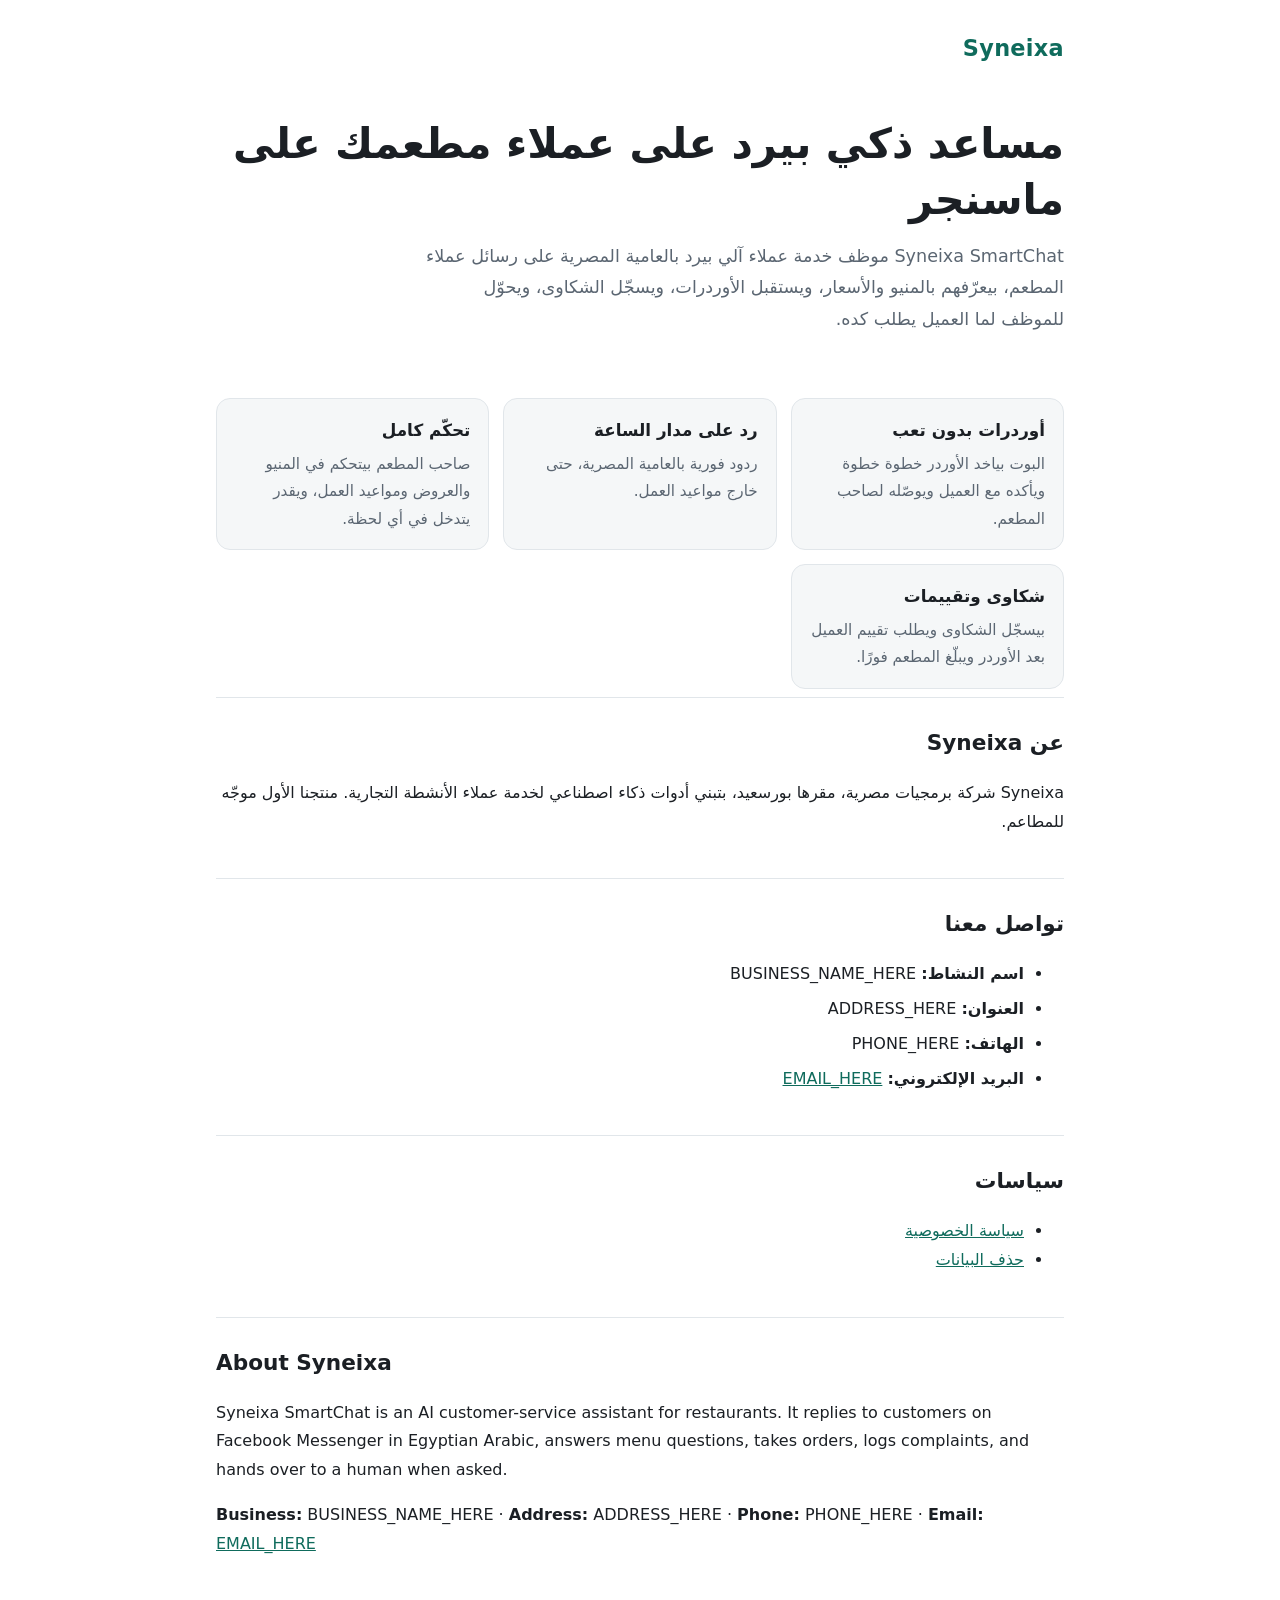
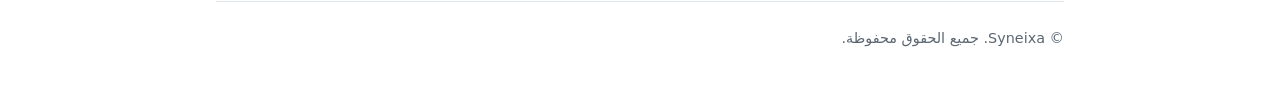
<file: مواقع/index.html>
<!doctype html>
<html lang="ar" dir="rtl">
<head>
<meta charset="utf-8">
<meta name="viewport" content="width=device-width, initial-scale=1">
<title>Syneixa | مساعد ذكي لخدمة عملاء المطاعم</title>
<meta name="description" content="Syneixa SmartChat: موظف خدمة عملاء ذكي بيرد على رسائل عملاء المطاعم على ماسنجر بالعامية المصرية، ويستقبل الأوردرات والشكاوى.">
<style>
  :root { --bg:#ffffff; --fg:#1b1f24; --muted:#5b6672; --brand:#0f6b5c; --card:#f5f7f8; --line:#e1e6ea; color-scheme: light dark; }
  @media (prefers-color-scheme: dark) { :root { --bg:#0f1417; --fg:#e9eef2; --muted:#9aa7b2; --brand:#3fbf9f; --card:#161d22; --line:#26323a; } }
  * { box-sizing: border-box; }
  body { margin:0; font-family: system-ui, -apple-system, "Segoe UI", Tahoma, Arial, sans-serif; background:var(--bg); color:var(--fg); line-height:1.8; }
  .wrap { max-width: 880px; margin: 0 auto; padding: 0 16px; }
  header { padding: 28px 0 8px; display:flex; align-items:center; justify-content:space-between; gap:12px; }
  .logo { font-weight:800; font-size:1.4rem; color:var(--brand); letter-spacing:.3px; }
  .hero { padding: 40px 0 24px; }
  h1 { font-size: clamp(1.7rem, 4.5vw, 2.6rem); line-height:1.35; margin:0 0 12px; }
  p.lead { font-size:1.1rem; color:var(--muted); margin:0 0 20px; max-width: 640px; }
  .grid { display:grid; grid-template-columns: repeat(auto-fit, minmax(240px, 1fr)); gap:14px; margin: 18px 0 8px; }
  .card { background:var(--card); border:1px solid var(--line); border-radius:14px; padding:16px 18px; }
  .card h3 { margin:0 0 6px; font-size:1.05rem; }
  .card p { margin:0; color:var(--muted); font-size:.95rem; }
  section { padding: 26px 0; border-top: 1px solid var(--line); }
  h2 { font-size:1.35rem; margin:0 0 10px; }
  .contact li { margin: 6px 0; }
  a { color: var(--brand); }
  footer { padding: 24px 0 40px; color: var(--muted); font-size:.9rem; border-top:1px solid var(--line); }
  .en { direction:ltr; text-align:left; }
  [dir=ltr] .num { unicode-bidi: plaintext; }
</style>
</head>
<body>
<div class="wrap">
  <header>
    <div class="logo">Syneixa</div>
  </header>

  <div class="hero">
    <h1>مساعد ذكي بيرد على عملاء مطعمك على ماسنجر</h1>
    <p class="lead">Syneixa SmartChat موظف خدمة عملاء آلي بيرد بالعامية المصرية على رسائل عملاء المطعم، بيعرّفهم بالمنيو والأسعار، ويستقبل الأوردرات، ويسجّل الشكاوى، ويحوّل للموظف لما العميل يطلب كده.</p>
  </div>

  <div class="grid">
    <div class="card"><h3>أوردرات بدون تعب</h3><p>البوت بياخد الأوردر خطوة خطوة ويأكده مع العميل ويوصّله لصاحب المطعم.</p></div>
    <div class="card"><h3>رد على مدار الساعة</h3><p>ردود فورية بالعامية المصرية، حتى خارج مواعيد العمل.</p></div>
    <div class="card"><h3>تحكّم كامل</h3><p>صاحب المطعم بيتحكم في المنيو والعروض ومواعيد العمل، ويقدر يتدخل في أي لحظة.</p></div>
    <div class="card"><h3>شكاوى وتقييمات</h3><p>بيسجّل الشكاوى ويطلب تقييم العميل بعد الأوردر ويبلّغ المطعم فورًا.</p></div>
  </div>

  <section id="about">
    <h2>عن Syneixa</h2>
    <p>Syneixa شركة برمجيات مصرية، مقرها بورسعيد، بتبني أدوات ذكاء اصطناعي لخدمة عملاء الأنشطة التجارية. منتجنا الأول موجّه للمطاعم.</p>
  </section>

  <section id="contact" class="contact">
    <h2>تواصل معنا</h2>
    <ul>
      <li><strong>اسم النشاط:</strong> BUSINESS_NAME_HERE</li>
      <li><strong>العنوان:</strong> ADDRESS_HERE</li>
      <li><strong>الهاتف:</strong> <span dir="ltr" class="num">PHONE_HERE</span></li>
      <li><strong>البريد الإلكتروني:</strong> <a href="mailto:EMAIL_HERE">EMAIL_HERE</a></li>
    </ul>
  </section>

  <section>
    <h2>سياسات</h2>
    <ul>
      <li><a href="https://aasem201.github.io/syneixa-privacy/">سياسة الخصوصية</a></li>
      <li><a href="https://aasem201.github.io/syneixa-privacy/data-deletion.html">حذف البيانات</a></li>
    </ul>
  </section>

  <section class="en" lang="en" dir="ltr">
    <h2>About Syneixa</h2>
    <p>Syneixa SmartChat is an AI customer-service assistant for restaurants. It replies to customers on Facebook Messenger in Egyptian Arabic, answers menu questions, takes orders, logs complaints, and hands over to a human when asked.</p>
    <p><strong>Business:</strong> BUSINESS_NAME_HERE · <strong>Address:</strong> ADDRESS_HERE · <strong>Phone:</strong> <span class="num">PHONE_HERE</span> · <strong>Email:</strong> <a href="mailto:EMAIL_HERE">EMAIL_HERE</a></p>
  </section>

  <footer>© Syneixa. جميع الحقوق محفوظة.</footer>
</div>
</body>
</html>
</file>
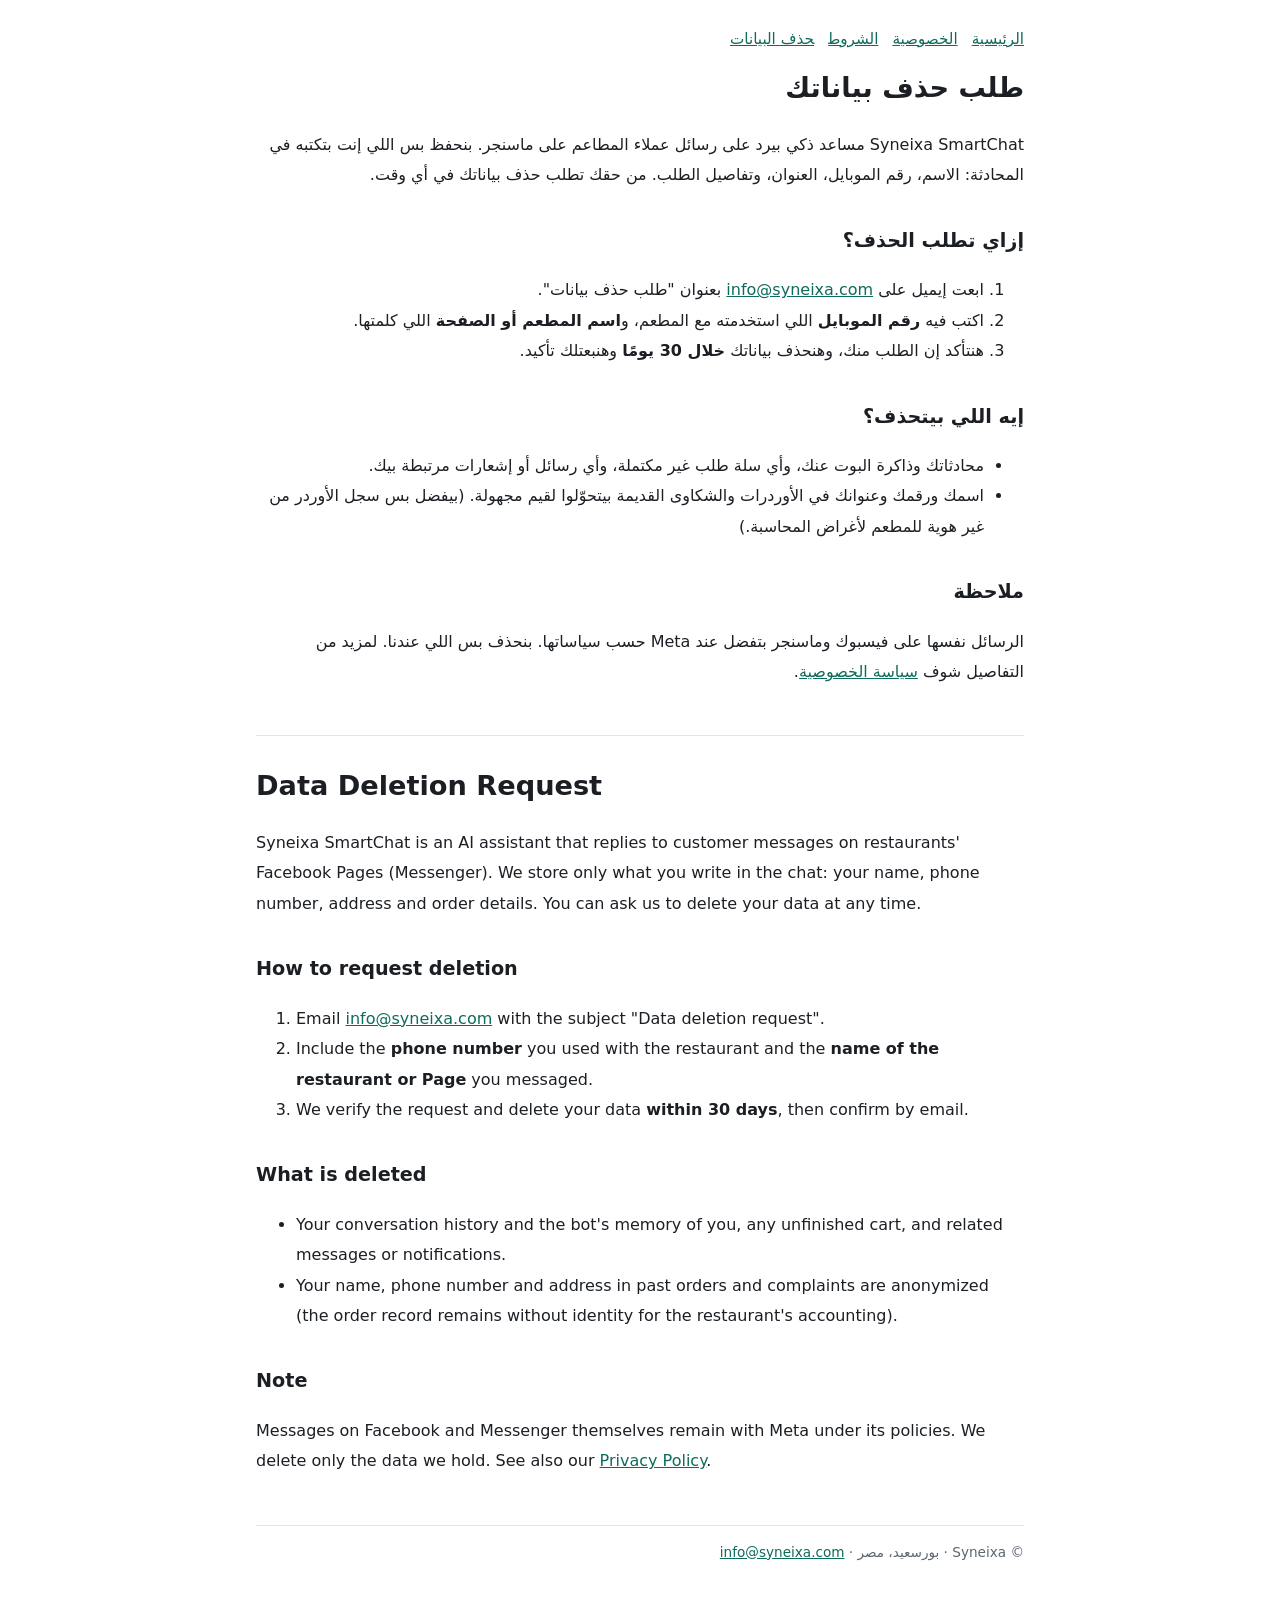
<file: مواقع/syneixa-site/data-deletion/index.html>
<!doctype html>
<html lang="ar" dir="rtl">
<head>
<meta charset="utf-8">
<meta name="viewport" content="width=device-width, initial-scale=1">
<title>حذف البيانات | Syneixa</title>
<style>
  :root { --bg:#ffffff; --fg:#1b1f24; --muted:#5b6672; --brand:#0f6b5c; --line:#e1e6ea; color-scheme: light dark; }
  @media (prefers-color-scheme: dark) { :root { --bg:#0f1417; --fg:#e9eef2; --muted:#9aa7b2; --brand:#3fbf9f; --line:#26323a; } }
  * { box-sizing: border-box; }
  body { margin:0; font-family: system-ui, -apple-system, "Segoe UI", Tahoma, Arial, sans-serif; background:var(--bg); color:var(--fg); line-height:1.9; }
  .wrap { max-width: 800px; margin: 0 auto; padding: 24px 16px 56px; }
  a { color: var(--brand); }
  h1 { font-size: 1.7rem; margin: 8px 0 4px; }
  h2 { font-size: 1.2rem; margin-top: 2rem; }
  .muted { color: var(--muted); font-size: .9rem; }
  nav a { margin-inline-end: 14px; font-size: .95rem; }
  .en { direction: ltr; text-align: left; border-top: 1px solid var(--line); margin-top: 3rem; padding-top: 1rem; }
  footer { margin-top: 3rem; border-top:1px solid var(--line); padding-top: 14px; color: var(--muted); font-size:.85rem; }
</style>
</head>
<body>
<div class="wrap">
<nav><a href="/">الرئيسية</a><a href="/privacy/">الخصوصية</a><a href="/terms/">الشروط</a><a href="/data-deletion/">حذف البيانات</a></nav>

<h1>طلب حذف بياناتك</h1>
<p>Syneixa SmartChat مساعد ذكي بيرد على رسائل عملاء المطاعم على ماسنجر. بنحفظ بس اللي إنت بتكتبه في المحادثة: الاسم، رقم الموبايل، العنوان، وتفاصيل الطلب. من حقك تطلب حذف بياناتك في أي وقت.</p>

<h2>إزاي تطلب الحذف؟</h2>
<ol>
  <li>ابعت إيميل على <a href="mailto:info@syneixa.com">info@syneixa.com</a> بعنوان "طلب حذف بيانات".</li>
  <li>اكتب فيه <strong>رقم الموبايل</strong> اللي استخدمته مع المطعم، و<strong>اسم المطعم أو الصفحة</strong> اللي كلمتها.</li>
  <li>هنتأكد إن الطلب منك، وهنحذف بياناتك <strong>خلال 30 يومًا</strong> وهنبعتلك تأكيد.</li>
</ol>

<h2>إيه اللي بيتحذف؟</h2>
<ul>
  <li>محادثاتك وذاكرة البوت عنك، وأي سلة طلب غير مكتملة، وأي رسائل أو إشعارات مرتبطة بيك.</li>
  <li>اسمك ورقمك وعنوانك في الأوردرات والشكاوى القديمة بيتحوّلوا لقيم مجهولة. (بيفضل بس سجل الأوردر من غير هوية للمطعم لأغراض المحاسبة.)</li>
</ul>

<h2>ملاحظة</h2>
<p>الرسائل نفسها على فيسبوك وماسنجر بتفضل عند Meta حسب سياساتها. بنحذف بس اللي عندنا. لمزيد من التفاصيل شوف <a href="/privacy/">سياسة الخصوصية</a>.</p>

<div class="en" lang="en" dir="ltr">
<h1>Data Deletion Request</h1>
<p>Syneixa SmartChat is an AI assistant that replies to customer messages on restaurants' Facebook Pages (Messenger). We store only what you write in the chat: your name, phone number, address and order details. You can ask us to delete your data at any time.</p>
<h2>How to request deletion</h2>
<ol>
  <li>Email <a href="mailto:info@syneixa.com">info@syneixa.com</a> with the subject "Data deletion request".</li>
  <li>Include the <strong>phone number</strong> you used with the restaurant and the <strong>name of the restaurant or Page</strong> you messaged.</li>
  <li>We verify the request and delete your data <strong>within 30 days</strong>, then confirm by email.</li>
</ol>
<h2>What is deleted</h2>
<ul>
  <li>Your conversation history and the bot's memory of you, any unfinished cart, and related messages or notifications.</li>
  <li>Your name, phone number and address in past orders and complaints are anonymized (the order record remains without identity for the restaurant's accounting).</li>
</ul>
<h2>Note</h2>
<p>Messages on Facebook and Messenger themselves remain with Meta under its policies. We delete only the data we hold. See also our <a href="/privacy/">Privacy Policy</a>.</p>
</div>

<footer>© Syneixa · بورسعيد، مصر · <a href="mailto:info@syneixa.com">info@syneixa.com</a></footer>
</div>
</body>
</html>
</file>
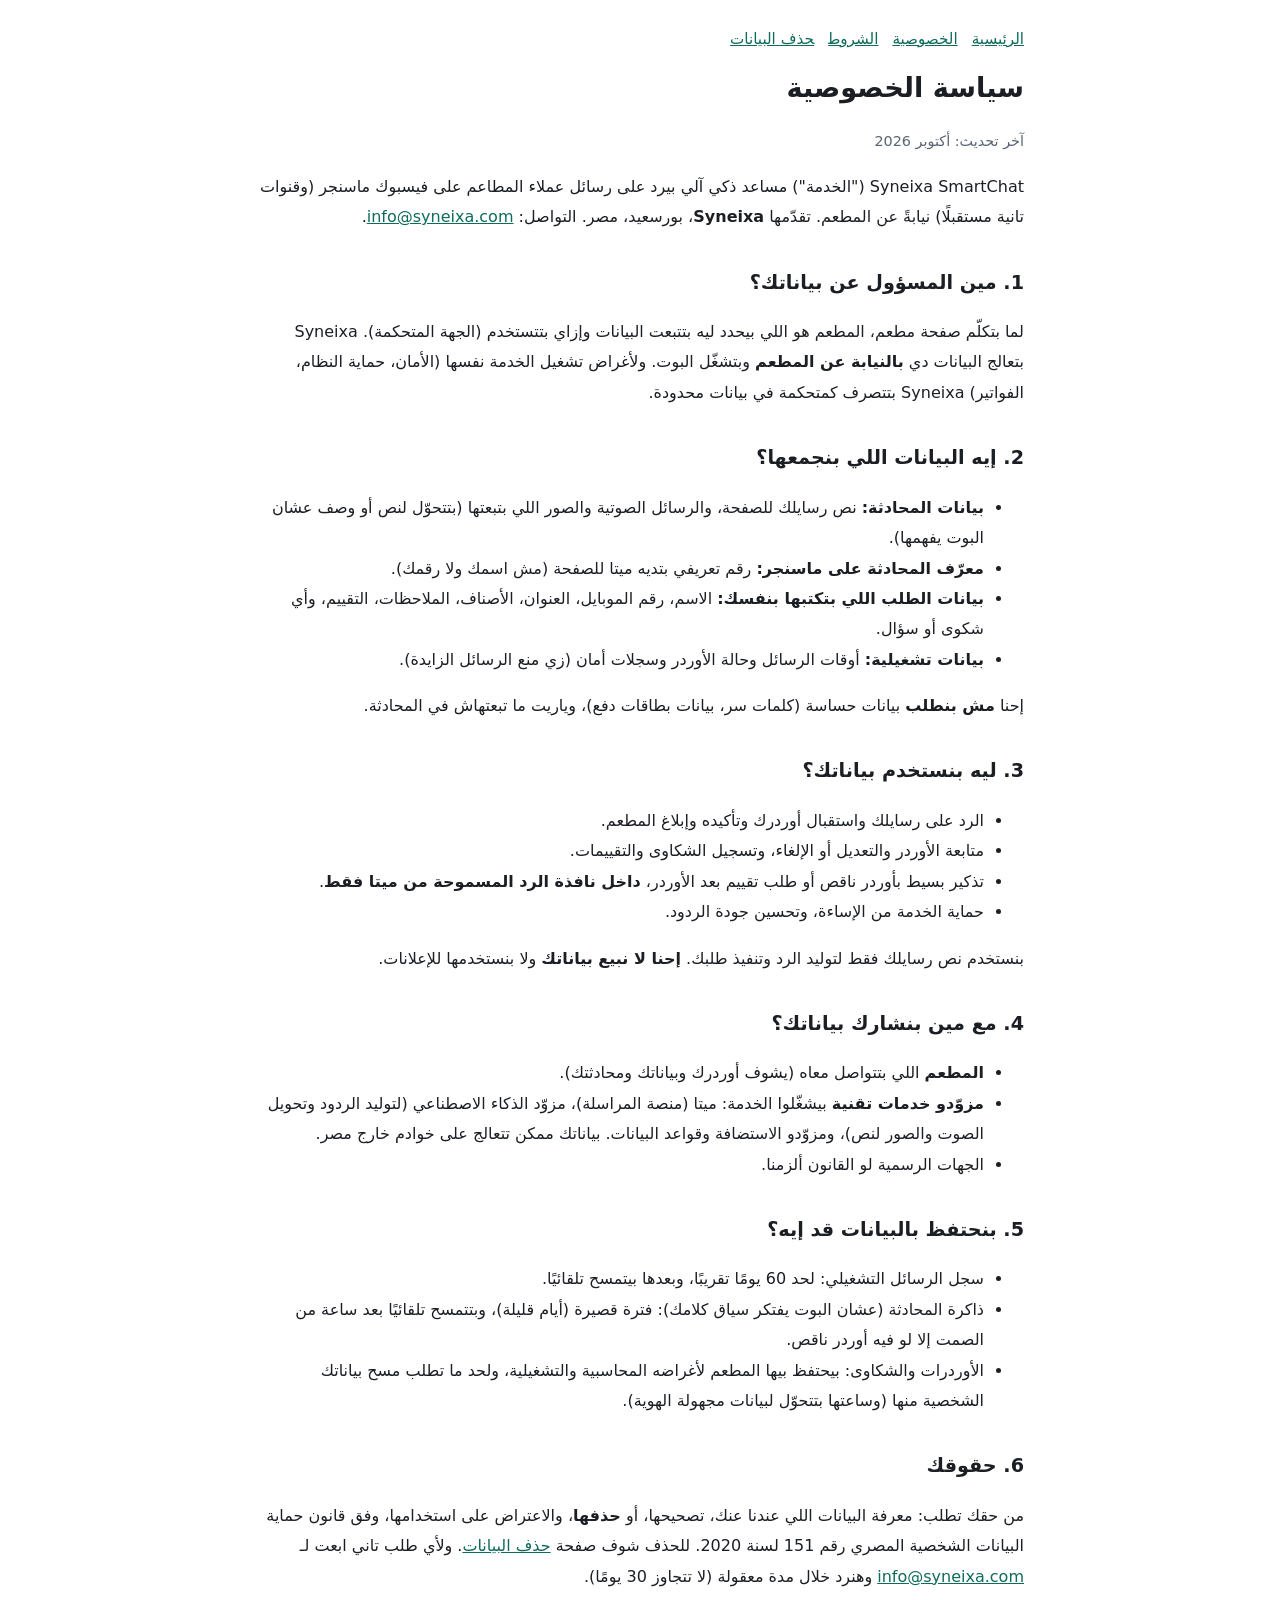
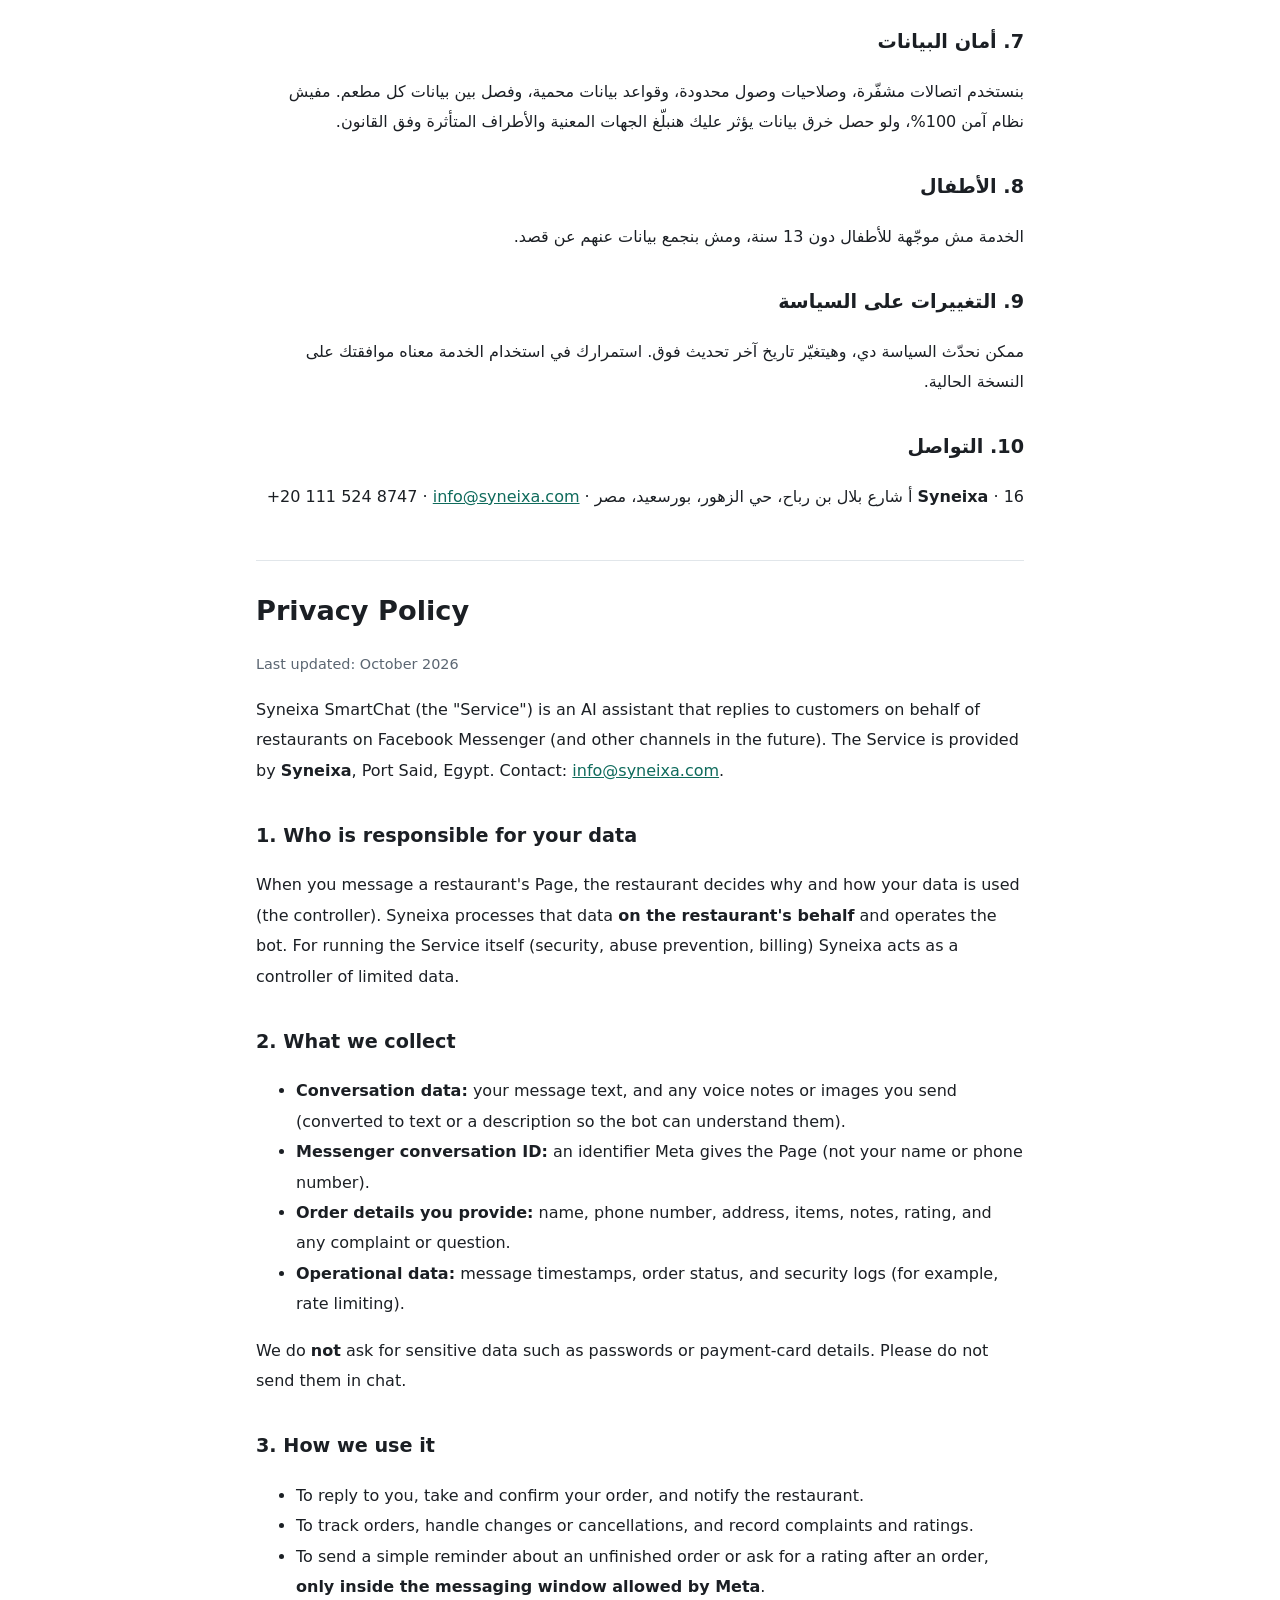
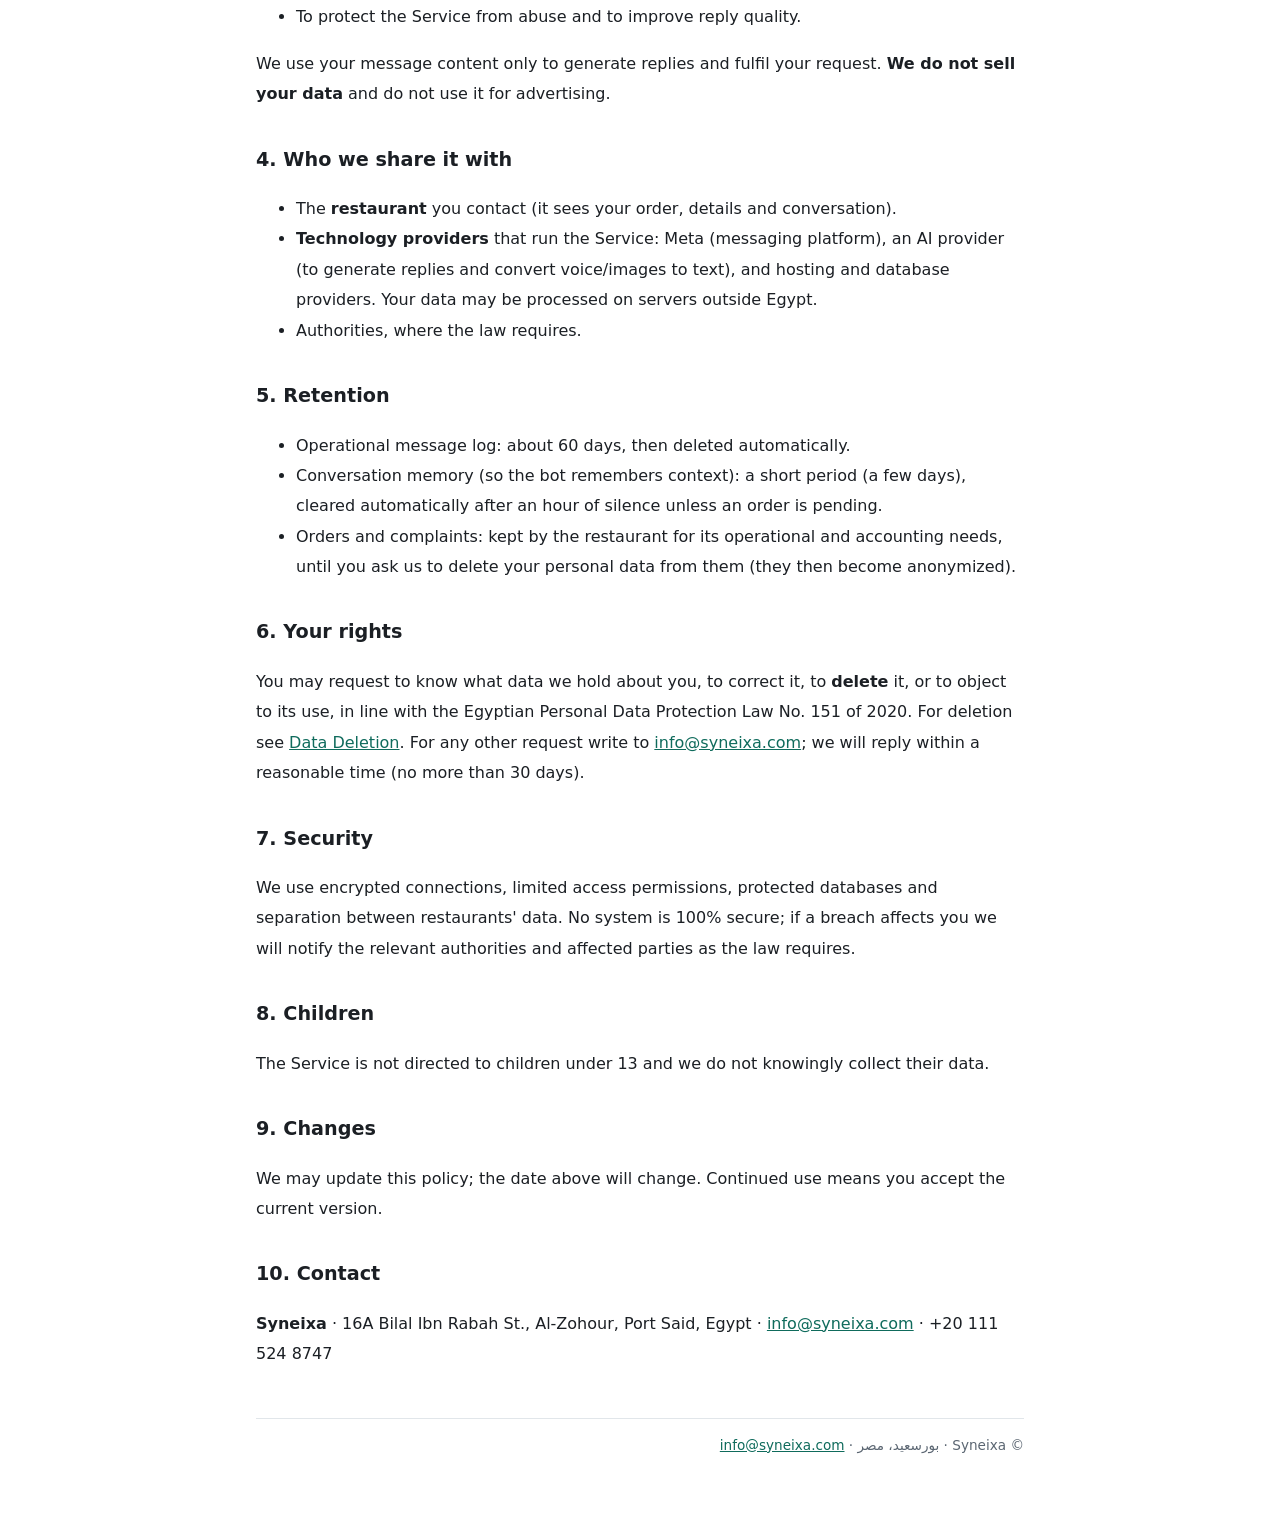
<file: مواقع/syneixa-site/privacy/index.html>
<!doctype html>
<html lang="ar" dir="rtl">
<head>
<meta charset="utf-8">
<meta name="viewport" content="width=device-width, initial-scale=1">
<title>سياسة الخصوصية | Syneixa</title>
<style>
  :root { --bg:#ffffff; --fg:#1b1f24; --muted:#5b6672; --brand:#0f6b5c; --line:#e1e6ea; color-scheme: light dark; }
  @media (prefers-color-scheme: dark) { :root { --bg:#0f1417; --fg:#e9eef2; --muted:#9aa7b2; --brand:#3fbf9f; --line:#26323a; } }
  * { box-sizing: border-box; }
  body { margin:0; font-family: system-ui, -apple-system, "Segoe UI", Tahoma, Arial, sans-serif; background:var(--bg); color:var(--fg); line-height:1.9; }
  .wrap { max-width: 800px; margin: 0 auto; padding: 24px 16px 56px; }
  a { color: var(--brand); }
  h1 { font-size: 1.7rem; margin: 8px 0 4px; }
  h2 { font-size: 1.2rem; margin-top: 2rem; }
  .muted { color: var(--muted); font-size: .9rem; }
  nav a { margin-inline-end: 14px; font-size: .95rem; }
  .en { direction: ltr; text-align: left; border-top: 1px solid var(--line); margin-top: 3rem; padding-top: 1rem; }
  footer { margin-top: 3rem; border-top:1px solid var(--line); padding-top: 14px; color: var(--muted); font-size:.85rem; }
</style>
</head>
<body>
<div class="wrap">
<nav><a href="/">الرئيسية</a><a href="/privacy/">الخصوصية</a><a href="/terms/">الشروط</a><a href="/data-deletion/">حذف البيانات</a></nav>

<h1>سياسة الخصوصية</h1>
<p class="muted">آخر تحديث: أكتوبر 2026</p>

<p>Syneixa SmartChat ("الخدمة") مساعد ذكي آلي بيرد على رسائل عملاء المطاعم على فيسبوك ماسنجر (وقنوات تانية مستقبلًا) نيابةً عن المطعم. تقدّمها <strong>Syneixa</strong>، بورسعيد، مصر. التواصل: <a href="mailto:info@syneixa.com">info@syneixa.com</a>.</p>

<h2>1. مين المسؤول عن بياناتك؟</h2>
<p>لما بتكلّم صفحة مطعم، المطعم هو اللي بيحدد ليه بتتبعت البيانات وإزاي بتتستخدم (الجهة المتحكمة). Syneixa بتعالج البيانات دي <strong>بالنيابة عن المطعم</strong> وبتشغّل البوت. ولأغراض تشغيل الخدمة نفسها (الأمان، حماية النظام، الفواتير) Syneixa بتتصرف كمتحكمة في بيانات محدودة.</p>

<h2>2. إيه البيانات اللي بنجمعها؟</h2>
<ul>
  <li><strong>بيانات المحادثة:</strong> نص رسايلك للصفحة، والرسائل الصوتية والصور اللي بتبعتها (بتتحوّل لنص أو وصف عشان البوت يفهمها).</li>
  <li><strong>معرّف المحادثة على ماسنجر:</strong> رقم تعريفي بتديه ميتا للصفحة (مش اسمك ولا رقمك).</li>
  <li><strong>بيانات الطلب اللي بتكتبها بنفسك:</strong> الاسم، رقم الموبايل، العنوان، الأصناف، الملاحظات، التقييم، وأي شكوى أو سؤال.</li>
  <li><strong>بيانات تشغيلية:</strong> أوقات الرسائل وحالة الأوردر وسجلات أمان (زي منع الرسائل الزايدة).</li>
</ul>
<p>إحنا <strong>مش بنطلب</strong> بيانات حساسة (كلمات سر، بيانات بطاقات دفع)، وياريت ما تبعتهاش في المحادثة.</p>

<h2>3. ليه بنستخدم بياناتك؟</h2>
<ul>
  <li>الرد على رسايلك واستقبال أوردرك وتأكيده وإبلاغ المطعم.</li>
  <li>متابعة الأوردر والتعديل أو الإلغاء، وتسجيل الشكاوى والتقييمات.</li>
  <li>تذكير بسيط بأوردر ناقص أو طلب تقييم بعد الأوردر، <strong>داخل نافذة الرد المسموحة من ميتا فقط</strong>.</li>
  <li>حماية الخدمة من الإساءة، وتحسين جودة الردود.</li>
</ul>
<p>بنستخدم نص رسايلك فقط لتوليد الرد وتنفيذ طلبك. <strong>إحنا لا نبيع بياناتك</strong> ولا بنستخدمها للإعلانات.</p>

<h2>4. مع مين بنشارك بياناتك؟</h2>
<ul>
  <li><strong>المطعم</strong> اللي بتتواصل معاه (يشوف أوردرك وبياناتك ومحادثتك).</li>
  <li><strong>مزوّدو خدمات تقنية</strong> بيشغّلوا الخدمة: ميتا (منصة المراسلة)، مزوّد الذكاء الاصطناعي (لتوليد الردود وتحويل الصوت والصور لنص)، ومزوّدو الاستضافة وقواعد البيانات. بياناتك ممكن تتعالج على خوادم خارج مصر.</li>
  <li>الجهات الرسمية لو القانون ألزمنا.</li>
</ul>

<h2>5. بنحتفظ بالبيانات قد إيه؟</h2>
<ul>
  <li>سجل الرسائل التشغيلي: لحد 60 يومًا تقريبًا، وبعدها بيتمسح تلقائيًا.</li>
  <li>ذاكرة المحادثة (عشان البوت يفتكر سياق كلامك): فترة قصيرة (أيام قليلة)، وبتتمسح تلقائيًا بعد ساعة من الصمت إلا لو فيه أوردر ناقص.</li>
  <li>الأوردرات والشكاوى: بيحتفظ بيها المطعم لأغراضه المحاسبية والتشغيلية، ولحد ما تطلب مسح بياناتك الشخصية منها (وساعتها بتتحوّل لبيانات مجهولة الهوية).</li>
</ul>

<h2>6. حقوقك</h2>
<p>من حقك تطلب: معرفة البيانات اللي عندنا عنك، تصحيحها، أو <strong>حذفها</strong>، والاعتراض على استخدامها، وفق قانون حماية البيانات الشخصية المصري رقم 151 لسنة 2020. للحذف شوف صفحة <a href="/data-deletion/">حذف البيانات</a>. ولأي طلب تاني ابعت لـ <a href="mailto:info@syneixa.com">info@syneixa.com</a> وهنرد خلال مدة معقولة (لا تتجاوز 30 يومًا).</p>

<h2>7. أمان البيانات</h2>
<p>بنستخدم اتصالات مشفّرة، وصلاحيات وصول محدودة، وقواعد بيانات محمية، وفصل بين بيانات كل مطعم. مفيش نظام آمن 100%، ولو حصل خرق بيانات يؤثر عليك هنبلّغ الجهات المعنية والأطراف المتأثرة وفق القانون.</p>

<h2>8. الأطفال</h2>
<p>الخدمة مش موجّهة للأطفال دون 13 سنة، ومش بنجمع بيانات عنهم عن قصد.</p>

<h2>9. التغييرات على السياسة</h2>
<p>ممكن نحدّث السياسة دي، وهيتغيّر تاريخ آخر تحديث فوق. استمرارك في استخدام الخدمة معناه موافقتك على النسخة الحالية.</p>

<h2>10. التواصل</h2>
<p><strong>Syneixa</strong> · 16 أ شارع بلال بن رباح، حي الزهور، بورسعيد، مصر · <a href="mailto:info@syneixa.com">info@syneixa.com</a> · <span dir="ltr">+20 111 524 8747</span></p>

<div class="en" lang="en" dir="ltr">
<h1>Privacy Policy</h1>
<p class="muted">Last updated: October 2026</p>
<p>Syneixa SmartChat (the "Service") is an AI assistant that replies to customers on behalf of restaurants on Facebook Messenger (and other channels in the future). The Service is provided by <strong>Syneixa</strong>, Port Said, Egypt. Contact: <a href="mailto:info@syneixa.com">info@syneixa.com</a>.</p>
<h2>1. Who is responsible for your data</h2>
<p>When you message a restaurant's Page, the restaurant decides why and how your data is used (the controller). Syneixa processes that data <strong>on the restaurant's behalf</strong> and operates the bot. For running the Service itself (security, abuse prevention, billing) Syneixa acts as a controller of limited data.</p>
<h2>2. What we collect</h2>
<ul>
  <li><strong>Conversation data:</strong> your message text, and any voice notes or images you send (converted to text or a description so the bot can understand them).</li>
  <li><strong>Messenger conversation ID:</strong> an identifier Meta gives the Page (not your name or phone number).</li>
  <li><strong>Order details you provide:</strong> name, phone number, address, items, notes, rating, and any complaint or question.</li>
  <li><strong>Operational data:</strong> message timestamps, order status, and security logs (for example, rate limiting).</li>
</ul>
<p>We do <strong>not</strong> ask for sensitive data such as passwords or payment-card details. Please do not send them in chat.</p>
<h2>3. How we use it</h2>
<ul>
  <li>To reply to you, take and confirm your order, and notify the restaurant.</li>
  <li>To track orders, handle changes or cancellations, and record complaints and ratings.</li>
  <li>To send a simple reminder about an unfinished order or ask for a rating after an order, <strong>only inside the messaging window allowed by Meta</strong>.</li>
  <li>To protect the Service from abuse and to improve reply quality.</li>
</ul>
<p>We use your message content only to generate replies and fulfil your request. <strong>We do not sell your data</strong> and do not use it for advertising.</p>
<h2>4. Who we share it with</h2>
<ul>
  <li>The <strong>restaurant</strong> you contact (it sees your order, details and conversation).</li>
  <li><strong>Technology providers</strong> that run the Service: Meta (messaging platform), an AI provider (to generate replies and convert voice/images to text), and hosting and database providers. Your data may be processed on servers outside Egypt.</li>
  <li>Authorities, where the law requires.</li>
</ul>
<h2>5. Retention</h2>
<ul>
  <li>Operational message log: about 60 days, then deleted automatically.</li>
  <li>Conversation memory (so the bot remembers context): a short period (a few days), cleared automatically after an hour of silence unless an order is pending.</li>
  <li>Orders and complaints: kept by the restaurant for its operational and accounting needs, until you ask us to delete your personal data from them (they then become anonymized).</li>
</ul>
<h2>6. Your rights</h2>
<p>You may request to know what data we hold about you, to correct it, to <strong>delete</strong> it, or to object to its use, in line with the Egyptian Personal Data Protection Law No. 151 of 2020. For deletion see <a href="/data-deletion/">Data Deletion</a>. For any other request write to <a href="mailto:info@syneixa.com">info@syneixa.com</a>; we will reply within a reasonable time (no more than 30 days).</p>
<h2>7. Security</h2>
<p>We use encrypted connections, limited access permissions, protected databases and separation between restaurants' data. No system is 100% secure; if a breach affects you we will notify the relevant authorities and affected parties as the law requires.</p>
<h2>8. Children</h2>
<p>The Service is not directed to children under 13 and we do not knowingly collect their data.</p>
<h2>9. Changes</h2>
<p>We may update this policy; the date above will change. Continued use means you accept the current version.</p>
<h2>10. Contact</h2>
<p><strong>Syneixa</strong> · 16A Bilal Ibn Rabah St., Al-Zohour, Port Said, Egypt · <a href="mailto:info@syneixa.com">info@syneixa.com</a> · +20 111 524 8747</p>
</div>

<footer>© Syneixa · بورسعيد، مصر · <a href="mailto:info@syneixa.com">info@syneixa.com</a></footer>
</div>
</body>
</html>
</file>
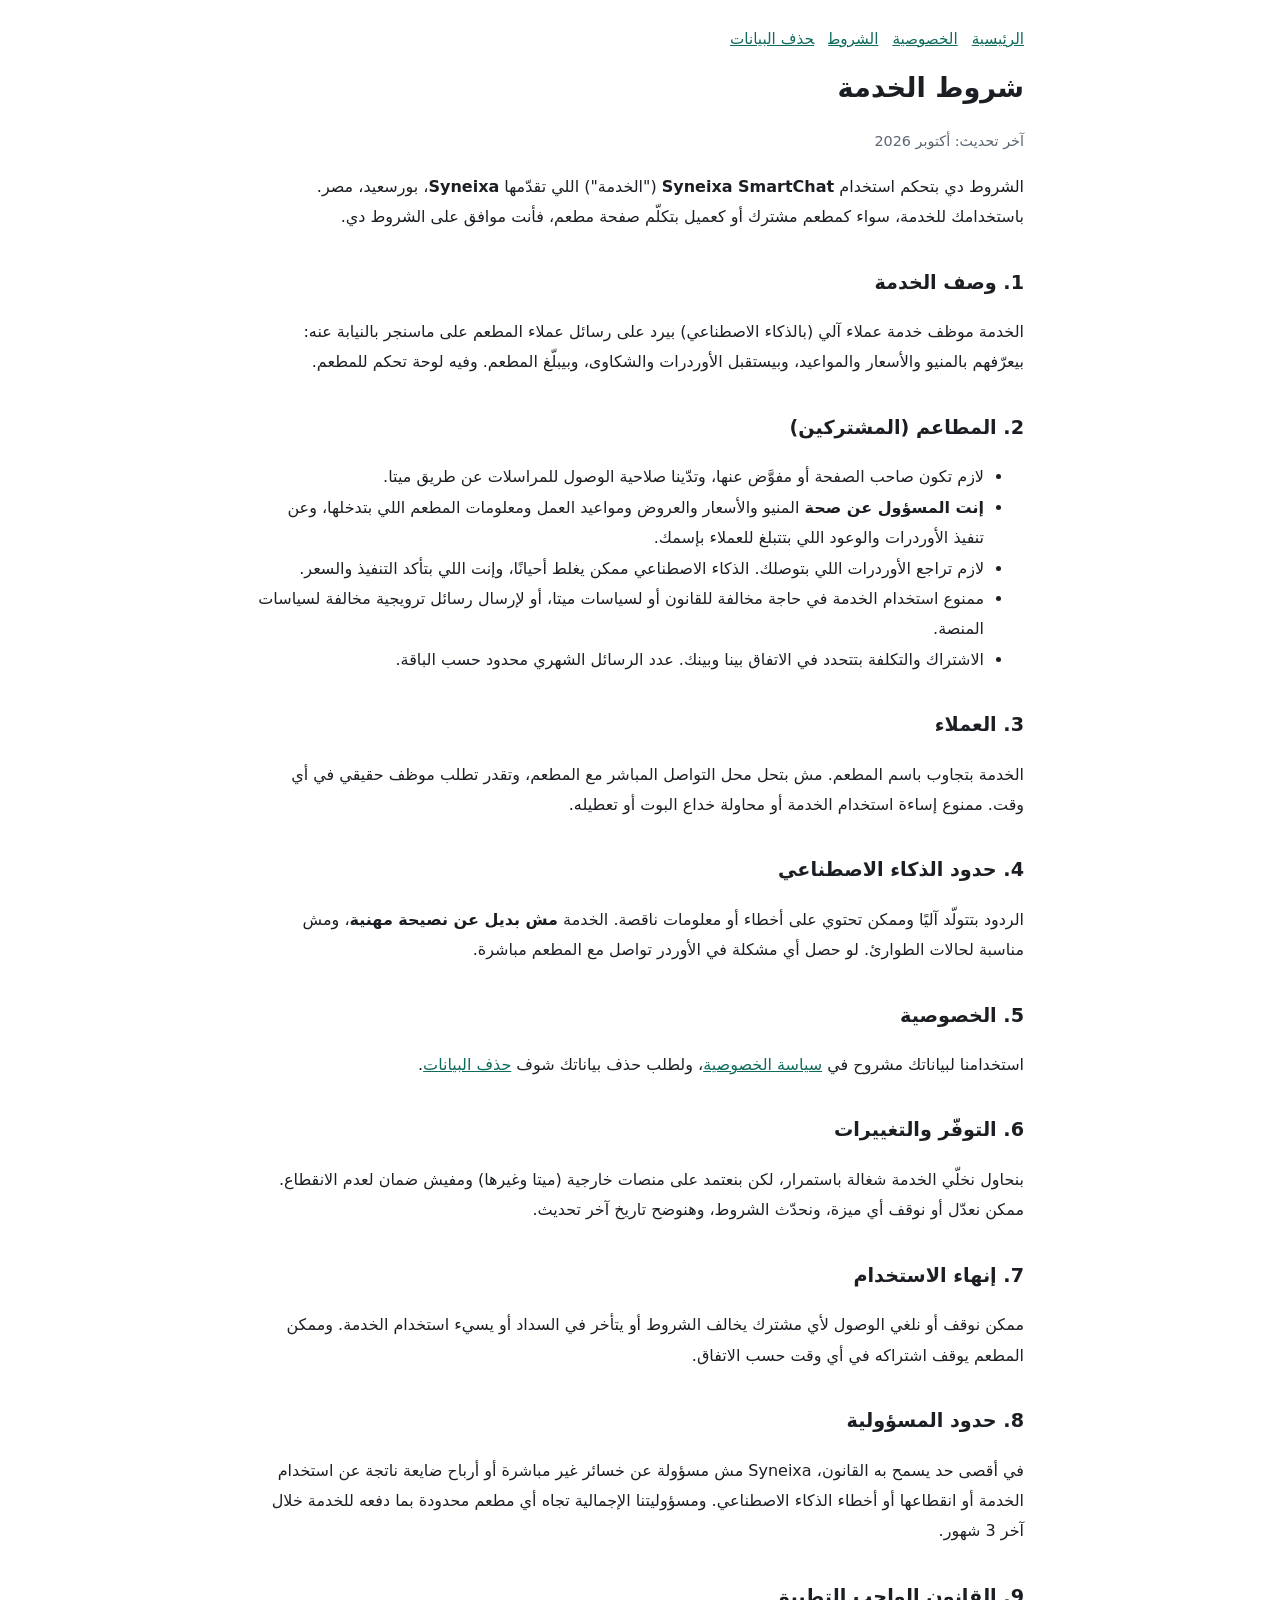
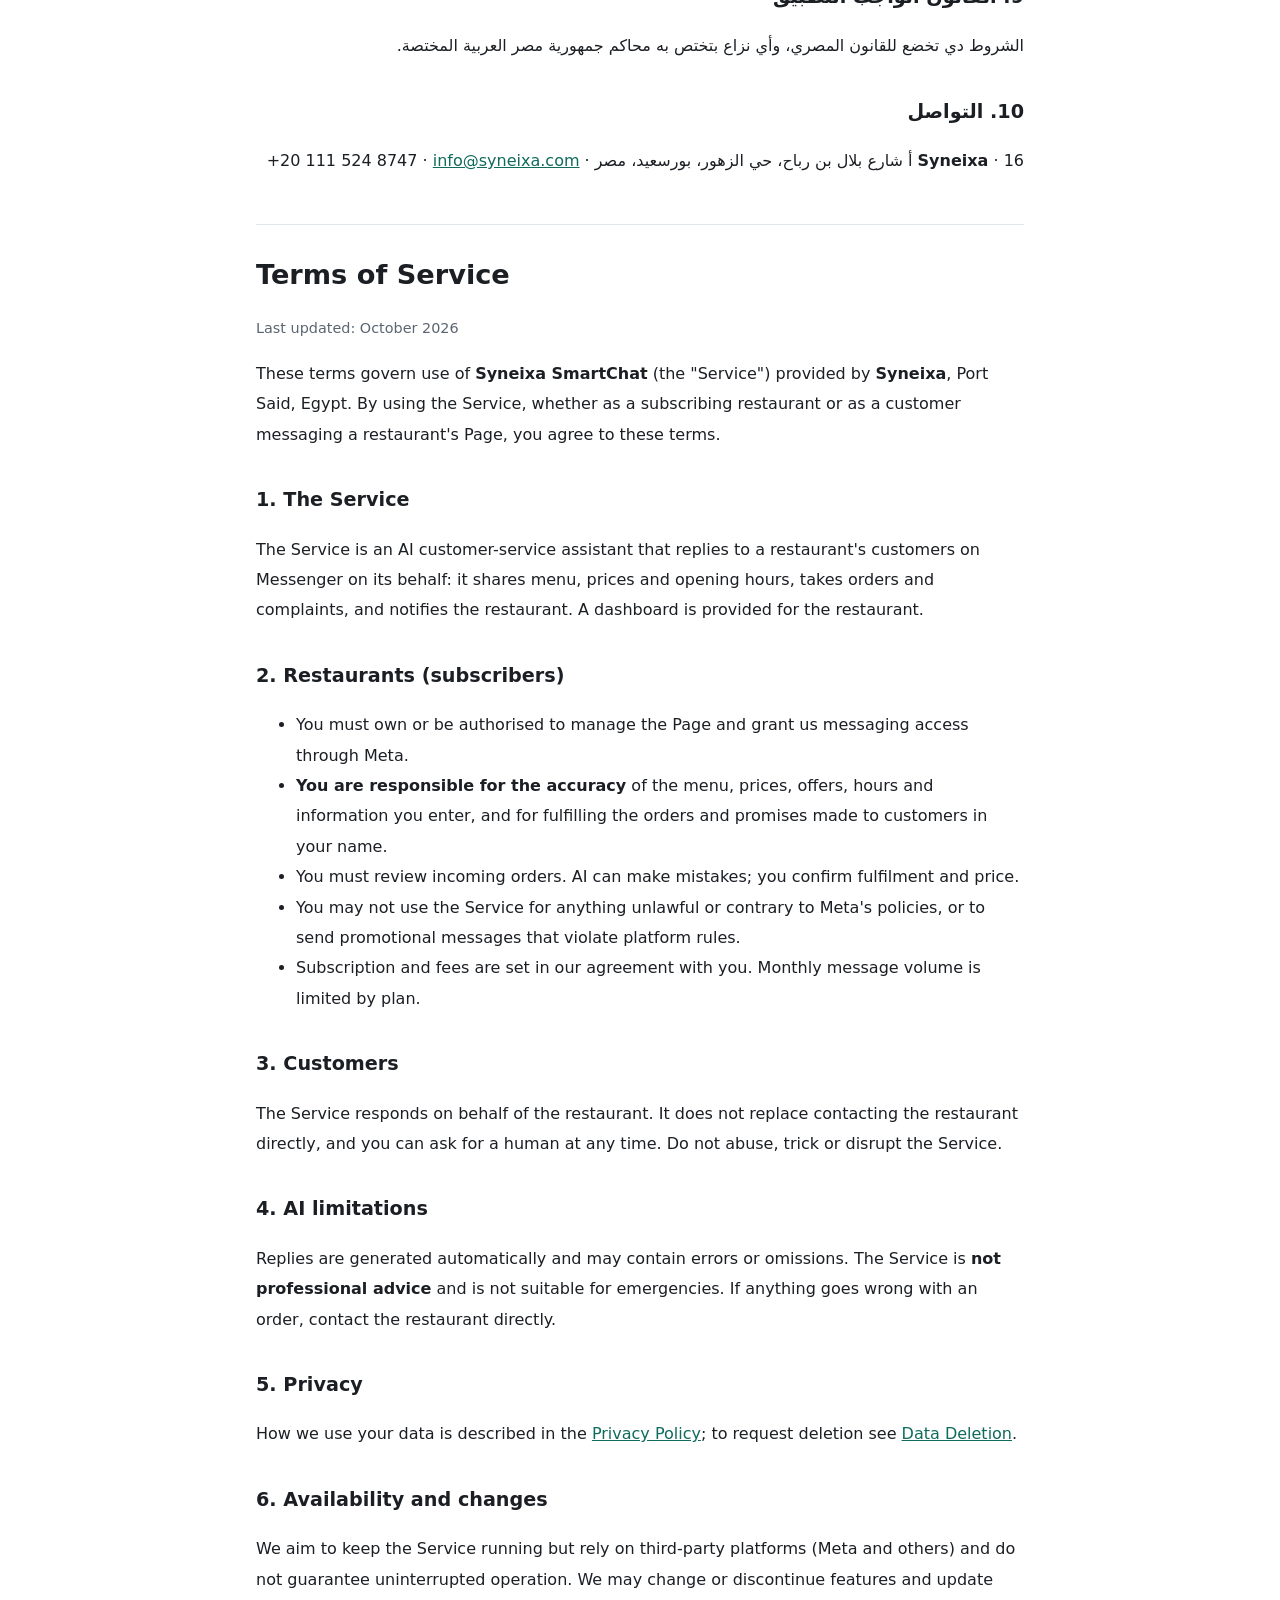
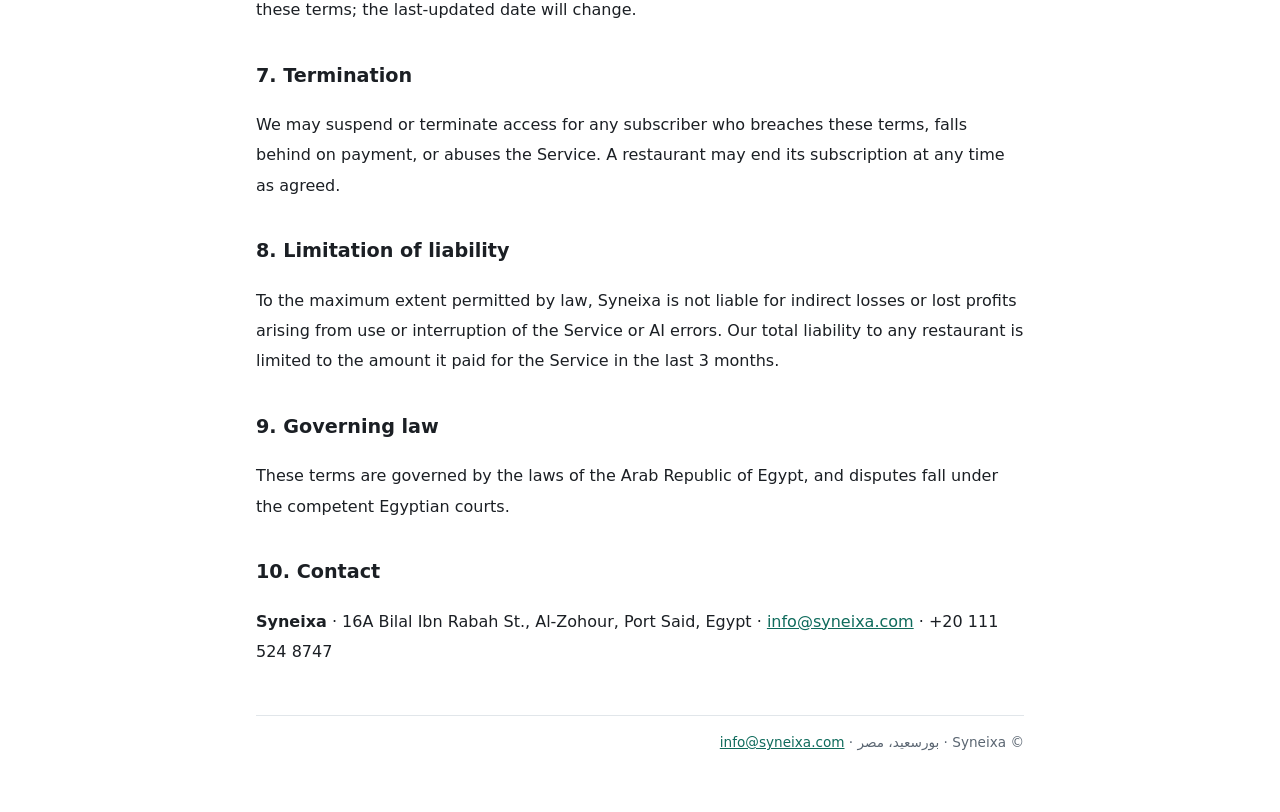
<file: مواقع/syneixa-site/terms/index.html>
<!doctype html>
<html lang="ar" dir="rtl">
<head>
<meta charset="utf-8">
<meta name="viewport" content="width=device-width, initial-scale=1">
<title>شروط الخدمة | Syneixa</title>
<style>
  :root { --bg:#ffffff; --fg:#1b1f24; --muted:#5b6672; --brand:#0f6b5c; --line:#e1e6ea; color-scheme: light dark; }
  @media (prefers-color-scheme: dark) { :root { --bg:#0f1417; --fg:#e9eef2; --muted:#9aa7b2; --brand:#3fbf9f; --line:#26323a; } }
  * { box-sizing: border-box; }
  body { margin:0; font-family: system-ui, -apple-system, "Segoe UI", Tahoma, Arial, sans-serif; background:var(--bg); color:var(--fg); line-height:1.9; }
  .wrap { max-width: 800px; margin: 0 auto; padding: 24px 16px 56px; }
  a { color: var(--brand); }
  h1 { font-size: 1.7rem; margin: 8px 0 4px; }
  h2 { font-size: 1.2rem; margin-top: 2rem; }
  .muted { color: var(--muted); font-size: .9rem; }
  nav a { margin-inline-end: 14px; font-size: .95rem; }
  .en { direction: ltr; text-align: left; border-top: 1px solid var(--line); margin-top: 3rem; padding-top: 1rem; }
  footer { margin-top: 3rem; border-top:1px solid var(--line); padding-top: 14px; color: var(--muted); font-size:.85rem; }
</style>
</head>
<body>
<div class="wrap">
<nav><a href="/">الرئيسية</a><a href="/privacy/">الخصوصية</a><a href="/terms/">الشروط</a><a href="/data-deletion/">حذف البيانات</a></nav>

<h1>شروط الخدمة</h1>
<p class="muted">آخر تحديث: أكتوبر 2026</p>
<p>الشروط دي بتحكم استخدام <strong>Syneixa SmartChat</strong> ("الخدمة") اللي تقدّمها <strong>Syneixa</strong>، بورسعيد، مصر. باستخدامك للخدمة، سواء كمطعم مشترك أو كعميل بتكلّم صفحة مطعم، فأنت موافق على الشروط دي.</p>

<h2>1. وصف الخدمة</h2>
<p>الخدمة موظف خدمة عملاء آلي (بالذكاء الاصطناعي) بيرد على رسائل عملاء المطعم على ماسنجر بالنيابة عنه: بيعرّفهم بالمنيو والأسعار والمواعيد، وبيستقبل الأوردرات والشكاوى، وبيبلّغ المطعم. وفيه لوحة تحكم للمطعم.</p>

<h2>2. المطاعم (المشتركين)</h2>
<ul>
  <li>لازم تكون صاحب الصفحة أو مفوَّض عنها، وتدّينا صلاحية الوصول للمراسلات عن طريق ميتا.</li>
  <li><strong>إنت المسؤول عن صحة</strong> المنيو والأسعار والعروض ومواعيد العمل ومعلومات المطعم اللي بتدخلها، وعن تنفيذ الأوردرات والوعود اللي بتتبلغ للعملاء بإسمك.</li>
  <li>لازم تراجع الأوردرات اللي بتوصلك. الذكاء الاصطناعي ممكن يغلط أحيانًا، وإنت اللي بتأكد التنفيذ والسعر.</li>
  <li>ممنوع استخدام الخدمة في حاجة مخالفة للقانون أو لسياسات ميتا، أو لإرسال رسائل ترويجية مخالفة لسياسات المنصة.</li>
  <li>الاشتراك والتكلفة بتتحدد في الاتفاق بينا وبينك. عدد الرسائل الشهري محدود حسب الباقة.</li>
</ul>

<h2>3. العملاء</h2>
<p>الخدمة بتجاوب باسم المطعم. مش بتحل محل التواصل المباشر مع المطعم، وتقدر تطلب موظف حقيقي في أي وقت. ممنوع إساءة استخدام الخدمة أو محاولة خداع البوت أو تعطيله.</p>

<h2>4. حدود الذكاء الاصطناعي</h2>
<p>الردود بتتولّد آليًا وممكن تحتوي على أخطاء أو معلومات ناقصة. الخدمة <strong>مش بديل عن نصيحة مهنية</strong>، ومش مناسبة لحالات الطوارئ. لو حصل أي مشكلة في الأوردر تواصل مع المطعم مباشرة.</p>

<h2>5. الخصوصية</h2>
<p>استخدامنا لبياناتك مشروح في <a href="/privacy/">سياسة الخصوصية</a>، ولطلب حذف بياناتك شوف <a href="/data-deletion/">حذف البيانات</a>.</p>

<h2>6. التوفّر والتغييرات</h2>
<p>بنحاول نخلّي الخدمة شغالة باستمرار، لكن بنعتمد على منصات خارجية (ميتا وغيرها) ومفيش ضمان لعدم الانقطاع. ممكن نعدّل أو نوقف أي ميزة، ونحدّث الشروط، وهنوضح تاريخ آخر تحديث.</p>

<h2>7. إنهاء الاستخدام</h2>
<p>ممكن نوقف أو نلغي الوصول لأي مشترك يخالف الشروط أو يتأخر في السداد أو يسيء استخدام الخدمة. وممكن المطعم يوقف اشتراكه في أي وقت حسب الاتفاق.</p>

<h2>8. حدود المسؤولية</h2>
<p>في أقصى حد يسمح به القانون، Syneixa مش مسؤولة عن خسائر غير مباشرة أو أرباح ضايعة ناتجة عن استخدام الخدمة أو انقطاعها أو أخطاء الذكاء الاصطناعي. ومسؤوليتنا الإجمالية تجاه أي مطعم محدودة بما دفعه للخدمة خلال آخر 3 شهور.</p>

<h2>9. القانون الواجب التطبيق</h2>
<p>الشروط دي تخضع للقانون المصري، وأي نزاع بتختص به محاكم جمهورية مصر العربية المختصة.</p>

<h2>10. التواصل</h2>
<p><strong>Syneixa</strong> · 16 أ شارع بلال بن رباح، حي الزهور، بورسعيد، مصر · <a href="mailto:info@syneixa.com">info@syneixa.com</a> · <span dir="ltr">+20 111 524 8747</span></p>

<div class="en" lang="en" dir="ltr">
<h1>Terms of Service</h1>
<p class="muted">Last updated: October 2026</p>
<p>These terms govern use of <strong>Syneixa SmartChat</strong> (the "Service") provided by <strong>Syneixa</strong>, Port Said, Egypt. By using the Service, whether as a subscribing restaurant or as a customer messaging a restaurant's Page, you agree to these terms.</p>
<h2>1. The Service</h2>
<p>The Service is an AI customer-service assistant that replies to a restaurant's customers on Messenger on its behalf: it shares menu, prices and opening hours, takes orders and complaints, and notifies the restaurant. A dashboard is provided for the restaurant.</p>
<h2>2. Restaurants (subscribers)</h2>
<ul>
  <li>You must own or be authorised to manage the Page and grant us messaging access through Meta.</li>
  <li><strong>You are responsible for the accuracy</strong> of the menu, prices, offers, hours and information you enter, and for fulfilling the orders and promises made to customers in your name.</li>
  <li>You must review incoming orders. AI can make mistakes; you confirm fulfilment and price.</li>
  <li>You may not use the Service for anything unlawful or contrary to Meta's policies, or to send promotional messages that violate platform rules.</li>
  <li>Subscription and fees are set in our agreement with you. Monthly message volume is limited by plan.</li>
</ul>
<h2>3. Customers</h2>
<p>The Service responds on behalf of the restaurant. It does not replace contacting the restaurant directly, and you can ask for a human at any time. Do not abuse, trick or disrupt the Service.</p>
<h2>4. AI limitations</h2>
<p>Replies are generated automatically and may contain errors or omissions. The Service is <strong>not professional advice</strong> and is not suitable for emergencies. If anything goes wrong with an order, contact the restaurant directly.</p>
<h2>5. Privacy</h2>
<p>How we use your data is described in the <a href="/privacy/">Privacy Policy</a>; to request deletion see <a href="/data-deletion/">Data Deletion</a>.</p>
<h2>6. Availability and changes</h2>
<p>We aim to keep the Service running but rely on third-party platforms (Meta and others) and do not guarantee uninterrupted operation. We may change or discontinue features and update these terms; the last-updated date will change.</p>
<h2>7. Termination</h2>
<p>We may suspend or terminate access for any subscriber who breaches these terms, falls behind on payment, or abuses the Service. A restaurant may end its subscription at any time as agreed.</p>
<h2>8. Limitation of liability</h2>
<p>To the maximum extent permitted by law, Syneixa is not liable for indirect losses or lost profits arising from use or interruption of the Service or AI errors. Our total liability to any restaurant is limited to the amount it paid for the Service in the last 3 months.</p>
<h2>9. Governing law</h2>
<p>These terms are governed by the laws of the Arab Republic of Egypt, and disputes fall under the competent Egyptian courts.</p>
<h2>10. Contact</h2>
<p><strong>Syneixa</strong> · 16A Bilal Ibn Rabah St., Al-Zohour, Port Said, Egypt · <a href="mailto:info@syneixa.com">info@syneixa.com</a> · +20 111 524 8747</p>
</div>

<footer>© Syneixa · بورسعيد، مصر · <a href="mailto:info@syneixa.com">info@syneixa.com</a></footer>
</div>
</body>
</html>
</file>
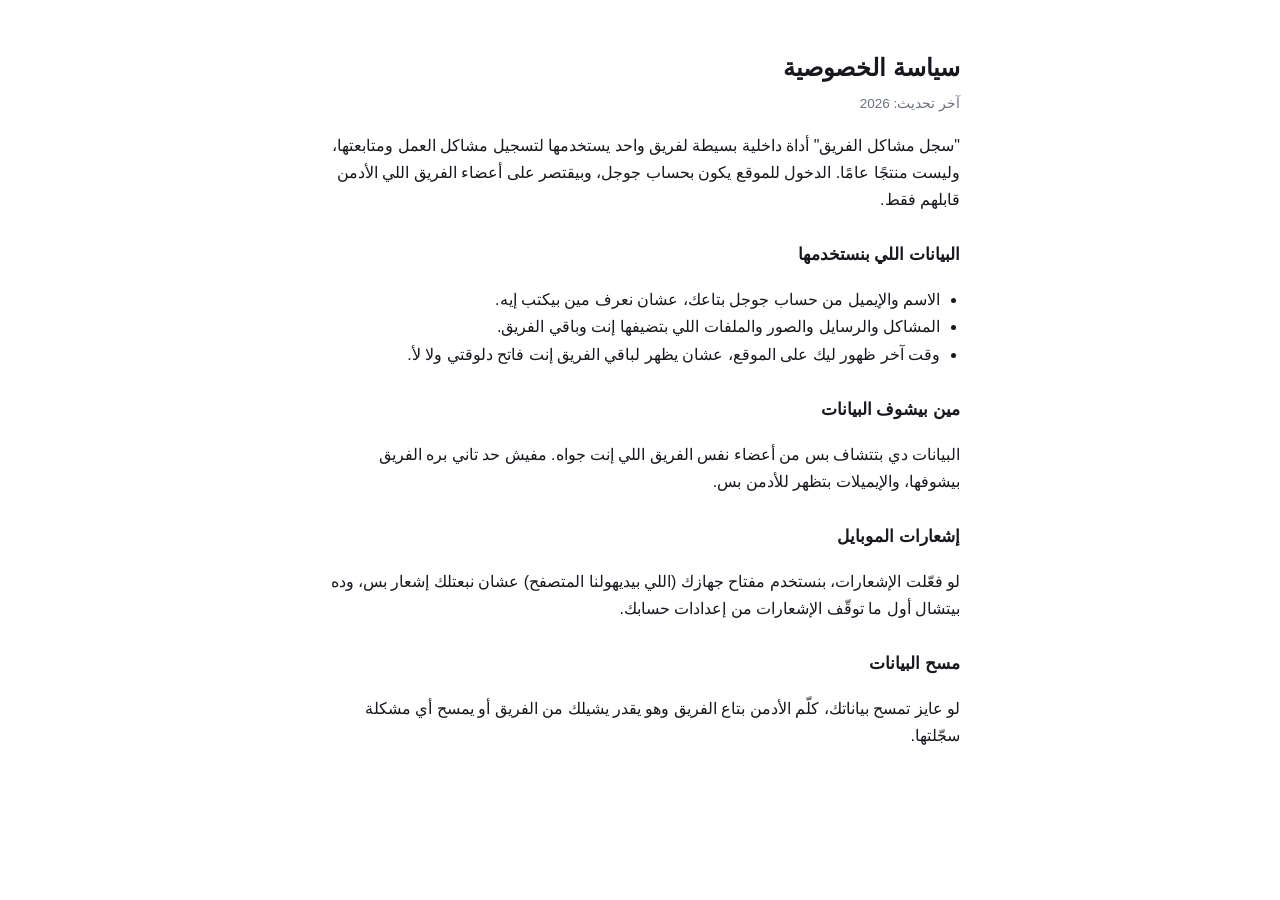
<file: privacy.html>
<!DOCTYPE html>
<html lang="ar" dir="rtl">
<head>
<meta charset="UTF-8" />
<meta name="viewport" content="width=device-width, initial-scale=1.0" />
<title>سياسة الخصوصية — سجل مشاكل الفريق</title>
<style>
  body { margin: 0; padding: 32px 20px 64px; background: #fff; color: #16181d; font-family: "Segoe UI", Tahoma, Arial, sans-serif; line-height: 1.7; }
  main { max-width: 640px; margin: 0 auto; }
  h1 { font-size: 24px; margin-bottom: 4px; }
  p.date { color: #6b7180; font-size: 13.5px; margin-top: 0; }
  h2 { font-size: 17px; margin-top: 28px; }
  ul { padding-inline-start: 20px; }
  a { color: inherit; }
</style>
</head>
<body>
<main>
  <h1>سياسة الخصوصية</h1>
  <p class="date">آخر تحديث: 2026</p>

  <p>
    "سجل مشاكل الفريق" أداة داخلية بسيطة لفريق واحد يستخدمها لتسجيل مشاكل العمل ومتابعتها، وليست
    منتجًا عامًا. الدخول للموقع يكون بحساب جوجل، وبيقتصر على أعضاء الفريق اللي الأدمن قابلهم فقط.
  </p>

  <h2>البيانات اللي بنستخدمها</h2>
  <ul>
    <li>الاسم والإيميل من حساب جوجل بتاعك، عشان نعرف مين بيكتب إيه.</li>
    <li>المشاكل والرسايل والصور والملفات اللي بتضيفها إنت وباقي الفريق.</li>
    <li>وقت آخر ظهور ليك على الموقع، عشان يظهر لباقي الفريق إنت فاتح دلوقتي ولا لأ.</li>
  </ul>

  <h2>مين بيشوف البيانات</h2>
  <p>
    البيانات دي بتتشاف بس من أعضاء نفس الفريق اللي إنت جواه. مفيش حد تاني بره الفريق بيشوفها،
    والإيميلات بتظهر للأدمن بس.
  </p>

  <h2>إشعارات الموبايل</h2>
  <p>
    لو فعّلت الإشعارات، بنستخدم مفتاح جهازك (اللي بيديهولنا المتصفح) عشان نبعتلك إشعار بس، وده بيتشال
    أول ما توقّف الإشعارات من إعدادات حسابك.
  </p>

  <h2>مسح البيانات</h2>
  <p>
    لو عايز تمسح بياناتك، كلّم الأدمن بتاع الفريق وهو يقدر يشيلك من الفريق أو يمسح أي مشكلة سجّلتها.
  </p>
</main>
</body>
</html>
</file>
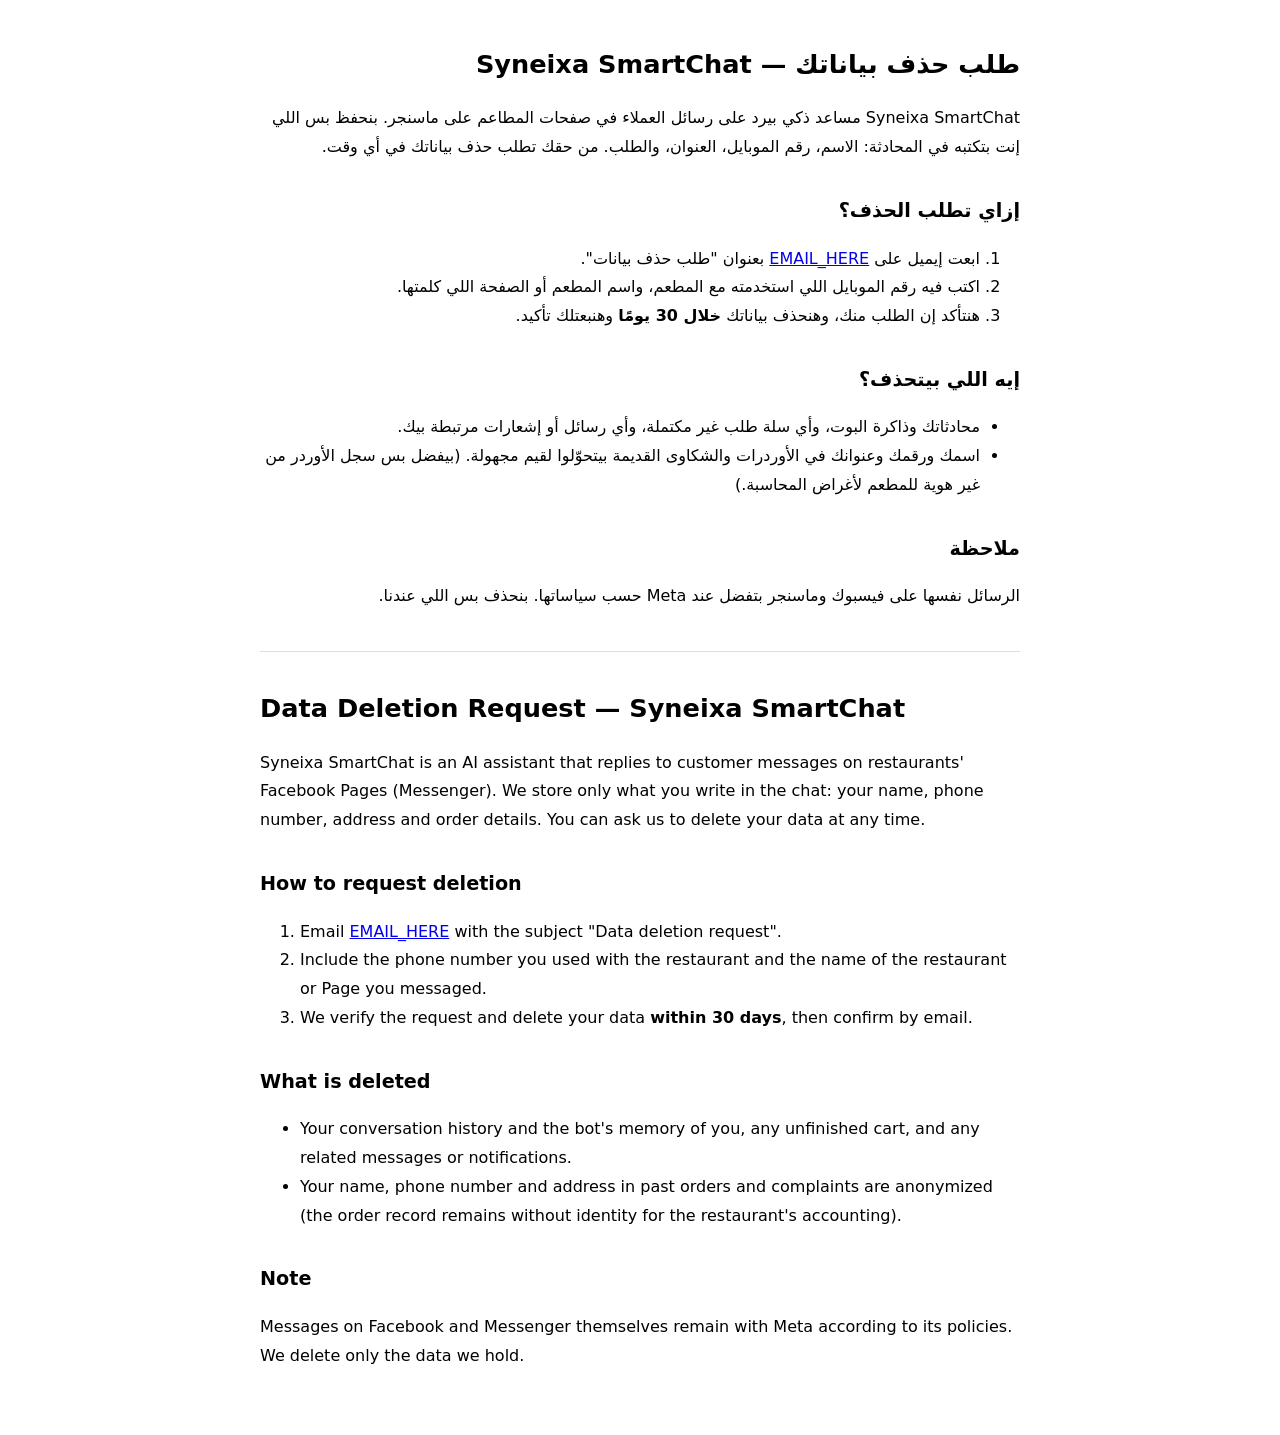
<file: مواقع/data-deletion.html>
<!doctype html>
<html lang="ar" dir="rtl">
<head>
<meta charset="utf-8">
<meta name="viewport" content="width=device-width, initial-scale=1">
<title>Syneixa SmartChat | حذف البيانات / Data Deletion</title>
<style>
  :root { color-scheme: light dark; }
  body { font-family: system-ui, -apple-system, "Segoe UI", Tahoma, Arial, sans-serif; max-width: 760px; margin: 0 auto; padding: 24px 16px 48px; line-height: 1.8; }
  h1 { font-size: 1.6rem; }
  h2 { font-size: 1.2rem; margin-top: 2rem; }
  .en { direction: ltr; text-align: left; border-top: 1px solid #8884; margin-top: 2.5rem; padding-top: 1rem; }
  code { background: #8882; padding: 2px 6px; border-radius: 4px; }
</style>
</head>
<body>
<h1>طلب حذف بياناتك — Syneixa SmartChat</h1>
<p>Syneixa SmartChat مساعد ذكي بيرد على رسائل العملاء في صفحات المطاعم على ماسنجر. بنحفظ بس اللي إنت بتكتبه في المحادثة: الاسم، رقم الموبايل، العنوان، والطلب. من حقك تطلب حذف بياناتك في أي وقت.</p>

<h2>إزاي تطلب الحذف؟</h2>
<ol>
  <li>ابعت إيميل على <a href="mailto:EMAIL_HERE">EMAIL_HERE</a> بعنوان "طلب حذف بيانات".</li>
  <li>اكتب فيه رقم الموبايل اللي استخدمته مع المطعم، واسم المطعم أو الصفحة اللي كلمتها.</li>
  <li>هنتأكد إن الطلب منك، وهنحذف بياناتك <strong>خلال 30 يومًا</strong> وهنبعتلك تأكيد.</li>
</ol>

<h2>إيه اللي بيتحذف؟</h2>
<ul>
  <li>محادثاتك وذاكرة البوت، وأي سلة طلب غير مكتملة، وأي رسائل أو إشعارات مرتبطة بيك.</li>
  <li>اسمك ورقمك وعنوانك في الأوردرات والشكاوى القديمة بيتحوّلوا لقيم مجهولة. (بيفضل بس سجل الأوردر من غير هوية للمطعم لأغراض المحاسبة.)</li>
</ul>

<h2>ملاحظة</h2>
<p>الرسائل نفسها على فيسبوك وماسنجر بتفضل عند Meta حسب سياساتها. بنحذف بس اللي عندنا.</p>

<div class="en">
<h1>Data Deletion Request — Syneixa SmartChat</h1>
<p>Syneixa SmartChat is an AI assistant that replies to customer messages on restaurants' Facebook Pages (Messenger). We store only what you write in the chat: your name, phone number, address and order details. You can ask us to delete your data at any time.</p>

<h2>How to request deletion</h2>
<ol>
  <li>Email <a href="mailto:EMAIL_HERE">EMAIL_HERE</a> with the subject "Data deletion request".</li>
  <li>Include the phone number you used with the restaurant and the name of the restaurant or Page you messaged.</li>
  <li>We verify the request and delete your data <strong>within 30 days</strong>, then confirm by email.</li>
</ol>

<h2>What is deleted</h2>
<ul>
  <li>Your conversation history and the bot's memory of you, any unfinished cart, and any related messages or notifications.</li>
  <li>Your name, phone number and address in past orders and complaints are anonymized (the order record remains without identity for the restaurant's accounting).</li>
</ul>

<h2>Note</h2>
<p>Messages on Facebook and Messenger themselves remain with Meta according to its policies. We delete only the data we hold.</p>
</div>
</body>
</html>
</file>
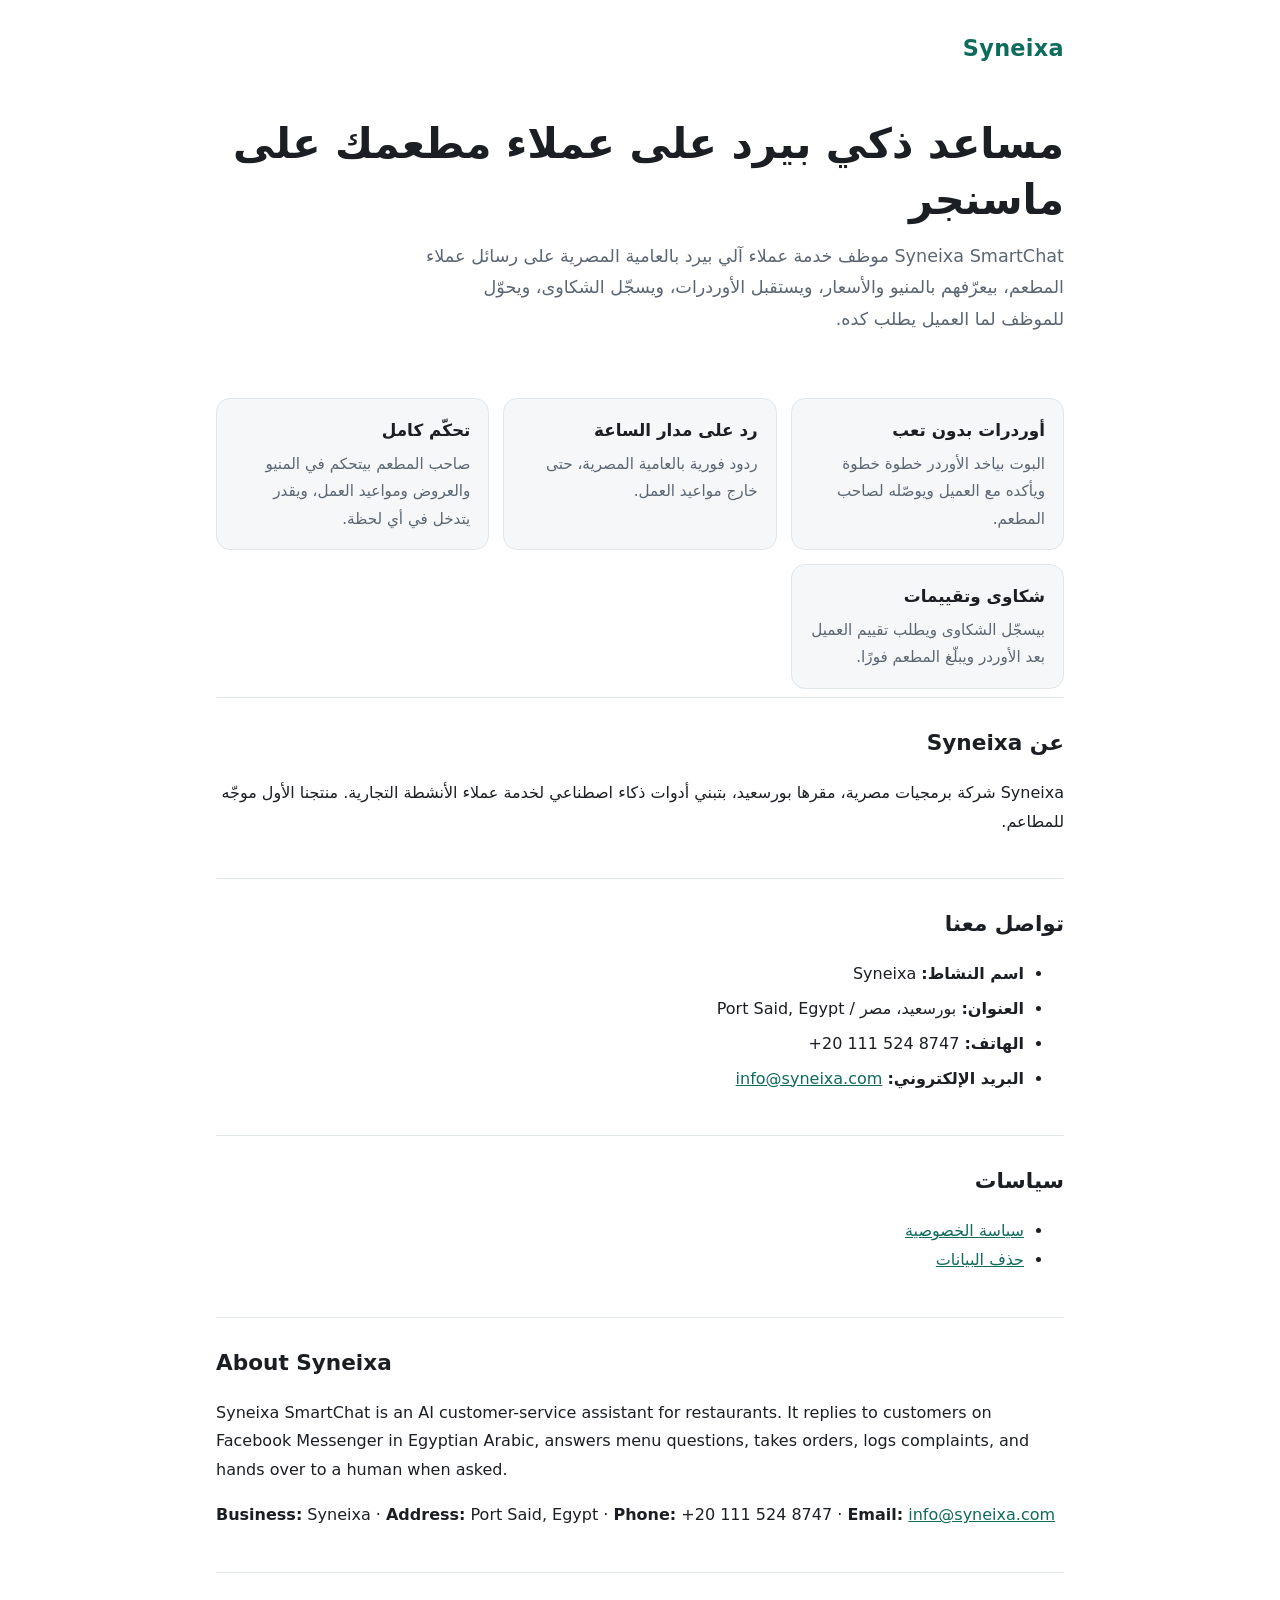
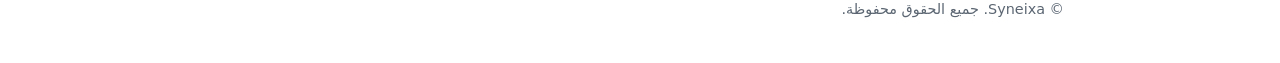
<file: مواقع/index-syneixa.html>
<!doctype html>
<html lang="ar" dir="rtl">
<head>
<meta charset="utf-8">
<meta name="viewport" content="width=device-width, initial-scale=1">
<title>Syneixa | مساعد ذكي لخدمة عملاء المطاعم</title>
<meta name="description" content="Syneixa SmartChat: موظف خدمة عملاء ذكي بيرد على رسائل عملاء المطاعم على ماسنجر بالعامية المصرية، ويستقبل الأوردرات والشكاوى.">
<style>
  :root { --bg:#ffffff; --fg:#1b1f24; --muted:#5b6672; --brand:#0f6b5c; --card:#f5f7f8; --line:#e1e6ea; color-scheme: light dark; }
  @media (prefers-color-scheme: dark) { :root { --bg:#0f1417; --fg:#e9eef2; --muted:#9aa7b2; --brand:#3fbf9f; --card:#161d22; --line:#26323a; } }
  * { box-sizing: border-box; }
  body { margin:0; font-family: system-ui, -apple-system, "Segoe UI", Tahoma, Arial, sans-serif; background:var(--bg); color:var(--fg); line-height:1.8; }
  .wrap { max-width: 880px; margin: 0 auto; padding: 0 16px; }
  header { padding: 28px 0 8px; display:flex; align-items:center; justify-content:space-between; gap:12px; }
  .logo { font-weight:800; font-size:1.4rem; color:var(--brand); letter-spacing:.3px; }
  .hero { padding: 40px 0 24px; }
  h1 { font-size: clamp(1.7rem, 4.5vw, 2.6rem); line-height:1.35; margin:0 0 12px; }
  p.lead { font-size:1.1rem; color:var(--muted); margin:0 0 20px; max-width: 640px; }
  .grid { display:grid; grid-template-columns: repeat(auto-fit, minmax(240px, 1fr)); gap:14px; margin: 18px 0 8px; }
  .card { background:var(--card); border:1px solid var(--line); border-radius:14px; padding:16px 18px; }
  .card h3 { margin:0 0 6px; font-size:1.05rem; }
  .card p { margin:0; color:var(--muted); font-size:.95rem; }
  section { padding: 26px 0; border-top: 1px solid var(--line); }
  h2 { font-size:1.35rem; margin:0 0 10px; }
  .contact li { margin: 6px 0; }
  a { color: var(--brand); }
  footer { padding: 24px 0 40px; color: var(--muted); font-size:.9rem; border-top:1px solid var(--line); }
  .en { direction:ltr; text-align:left; }
  [dir=ltr] .num { unicode-bidi: plaintext; }
</style>
</head>
<body>
<div class="wrap">
  <header>
    <div class="logo">Syneixa</div>
  </header>

  <div class="hero">
    <h1>مساعد ذكي بيرد على عملاء مطعمك على ماسنجر</h1>
    <p class="lead">Syneixa SmartChat موظف خدمة عملاء آلي بيرد بالعامية المصرية على رسائل عملاء المطعم، بيعرّفهم بالمنيو والأسعار، ويستقبل الأوردرات، ويسجّل الشكاوى، ويحوّل للموظف لما العميل يطلب كده.</p>
  </div>

  <div class="grid">
    <div class="card"><h3>أوردرات بدون تعب</h3><p>البوت بياخد الأوردر خطوة خطوة ويأكده مع العميل ويوصّله لصاحب المطعم.</p></div>
    <div class="card"><h3>رد على مدار الساعة</h3><p>ردود فورية بالعامية المصرية، حتى خارج مواعيد العمل.</p></div>
    <div class="card"><h3>تحكّم كامل</h3><p>صاحب المطعم بيتحكم في المنيو والعروض ومواعيد العمل، ويقدر يتدخل في أي لحظة.</p></div>
    <div class="card"><h3>شكاوى وتقييمات</h3><p>بيسجّل الشكاوى ويطلب تقييم العميل بعد الأوردر ويبلّغ المطعم فورًا.</p></div>
  </div>

  <section id="about">
    <h2>عن Syneixa</h2>
    <p>Syneixa شركة برمجيات مصرية، مقرها بورسعيد، بتبني أدوات ذكاء اصطناعي لخدمة عملاء الأنشطة التجارية. منتجنا الأول موجّه للمطاعم.</p>
  </section>

  <section id="contact" class="contact">
    <h2>تواصل معنا</h2>
    <ul>
      <li><strong>اسم النشاط:</strong> Syneixa</li>
      <li><strong>العنوان:</strong> بورسعيد، مصر / Port Said, Egypt</li>
      <li><strong>الهاتف:</strong> <span dir="ltr" class="num">+20 111 524 8747</span></li>
      <li><strong>البريد الإلكتروني:</strong> <a href="mailto:info@syneixa.com">info@syneixa.com</a></li>
    </ul>
  </section>

  <section>
    <h2>سياسات</h2>
    <ul>
      <li><a href="https://aasem201.github.io/syneixa-privacy/">سياسة الخصوصية</a></li>
      <li><a href="https://aasem201.github.io/syneixa-privacy/data-deletion.html">حذف البيانات</a></li>
    </ul>
  </section>

  <section class="en" lang="en" dir="ltr">
    <h2>About Syneixa</h2>
    <p>Syneixa SmartChat is an AI customer-service assistant for restaurants. It replies to customers on Facebook Messenger in Egyptian Arabic, answers menu questions, takes orders, logs complaints, and hands over to a human when asked.</p>
    <p><strong>Business:</strong> Syneixa · <strong>Address:</strong> Port Said, Egypt · <strong>Phone:</strong> <span class="num">+20 111 524 8747</span> · <strong>Email:</strong> <a href="mailto:info@syneixa.com">info@syneixa.com</a></p>
  </section>

  <footer>© Syneixa. جميع الحقوق محفوظة.</footer>
</div>
</body>
</html>
</file>
